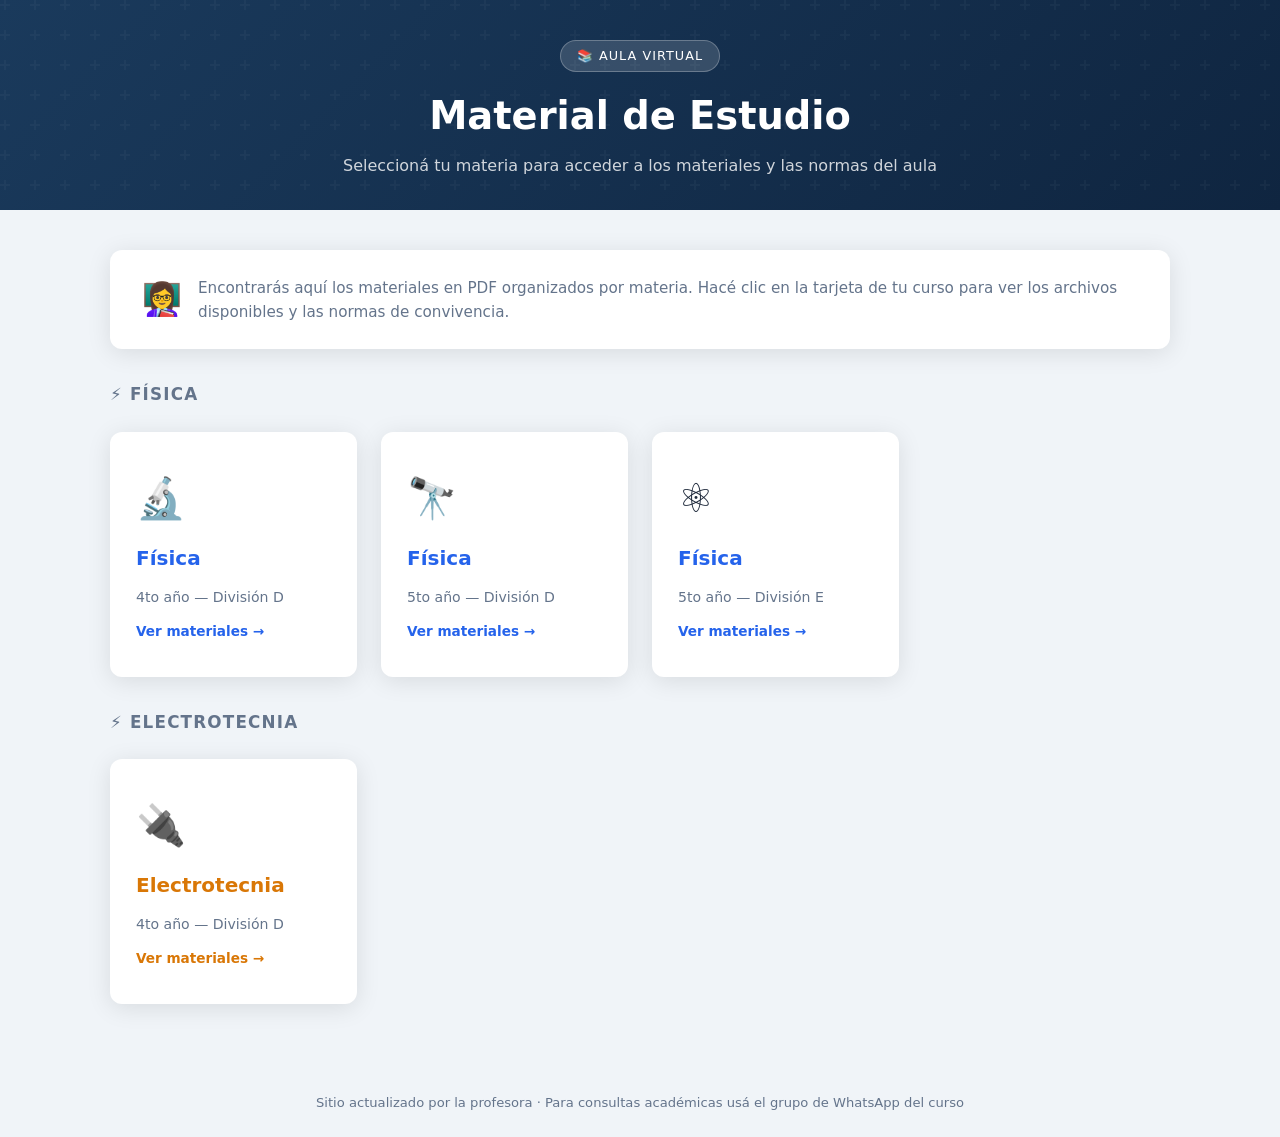
<file: index.html>
<!DOCTYPE html>
<html lang="es">
<head>
  <meta charset="UTF-8" />
  <meta name="viewport" content="width=device-width, initial-scale=1.0" />
  <title>Aula Virtual</title>
  <link rel="stylesheet" href="styles.css" />
  <link rel="icon" href="data:image/svg+xml,<svg xmlns='http://www.w3.org/2000/svg' viewBox='0 0 100 100'><text y='.9em' font-size='90'>📚</text></svg>">

  <style>
    .intro {
      background: var(--blanco);
      border-radius: var(--radio);
      box-shadow: var(--sombra);
      padding: 1.5rem 2rem;
      margin-bottom: 0.5rem;
      display: flex;
      align-items: center;
      gap: 1rem;
    }
    .intro p { color: var(--gris); font-size: 0.95rem; }
    .seccion-titulo {
      font-size: 1.05rem;
      font-weight: 700;
      color: var(--gris);
      text-transform: uppercase;
      letter-spacing: 0.07em;
      margin: 2rem 0 0.75rem;
    }
  </style>
</head>
<body>

  <header>
    <div class="badge">📚 Aula Virtual</div>
    <h1>Material de Estudio</h1>
    <p>Seleccioná tu materia para acceder a los materiales y las normas del aula</p>
  </header>

  <main>
    <div class="intro">
      <span style="font-size:2rem">👩‍🏫</span>
      <p>Encontrarás aquí los materiales en PDF organizados por materia. Hacé clic en la tarjeta de tu curso para ver los archivos disponibles y las normas de convivencia.</p>
    </div>

    <p class="seccion-titulo">⚡ Física</p>
    <div class="grid">

      <a class="card fisica" href="fisica-4to-d/index.html">
        <span class="card-icon">🔬</span>
        <h2>Física</h2>
        <p>4to año — División D</p>
        <span class="flecha">Ver materiales →</span>
      </a>

      <a class="card fisica" href="fisica-5to-d/index.html">
        <span class="card-icon">🔭</span>
        <h2>Física</h2>
        <p>5to año — División D</p>
        <span class="flecha">Ver materiales →</span>
      </a>

      <a class="card fisica" href="fisica-5to-e/index.html">
        <span class="card-icon">⚛️</span>
        <h2>Física</h2>
        <p>5to año — División E</p>
        <span class="flecha">Ver materiales →</span>
      </a>

    </div>

    <p class="seccion-titulo">⚡ Electrotecnia</p>
    <div class="grid">

      <a class="card electro" href="electrotecnia-4to-d/index.html">
        <span class="card-icon">🔌</span>
        <h2>Electrotecnia</h2>
        <p>4to año — División D</p>
        <span class="flecha">Ver materiales →</span>
      </a>

    </div>
  </main>

  <footer>
    <p>Sitio actualizado por la profesora · Para consultas académicas usá el grupo de WhatsApp del curso</p>
  </footer>

</body>
</html>
</file>
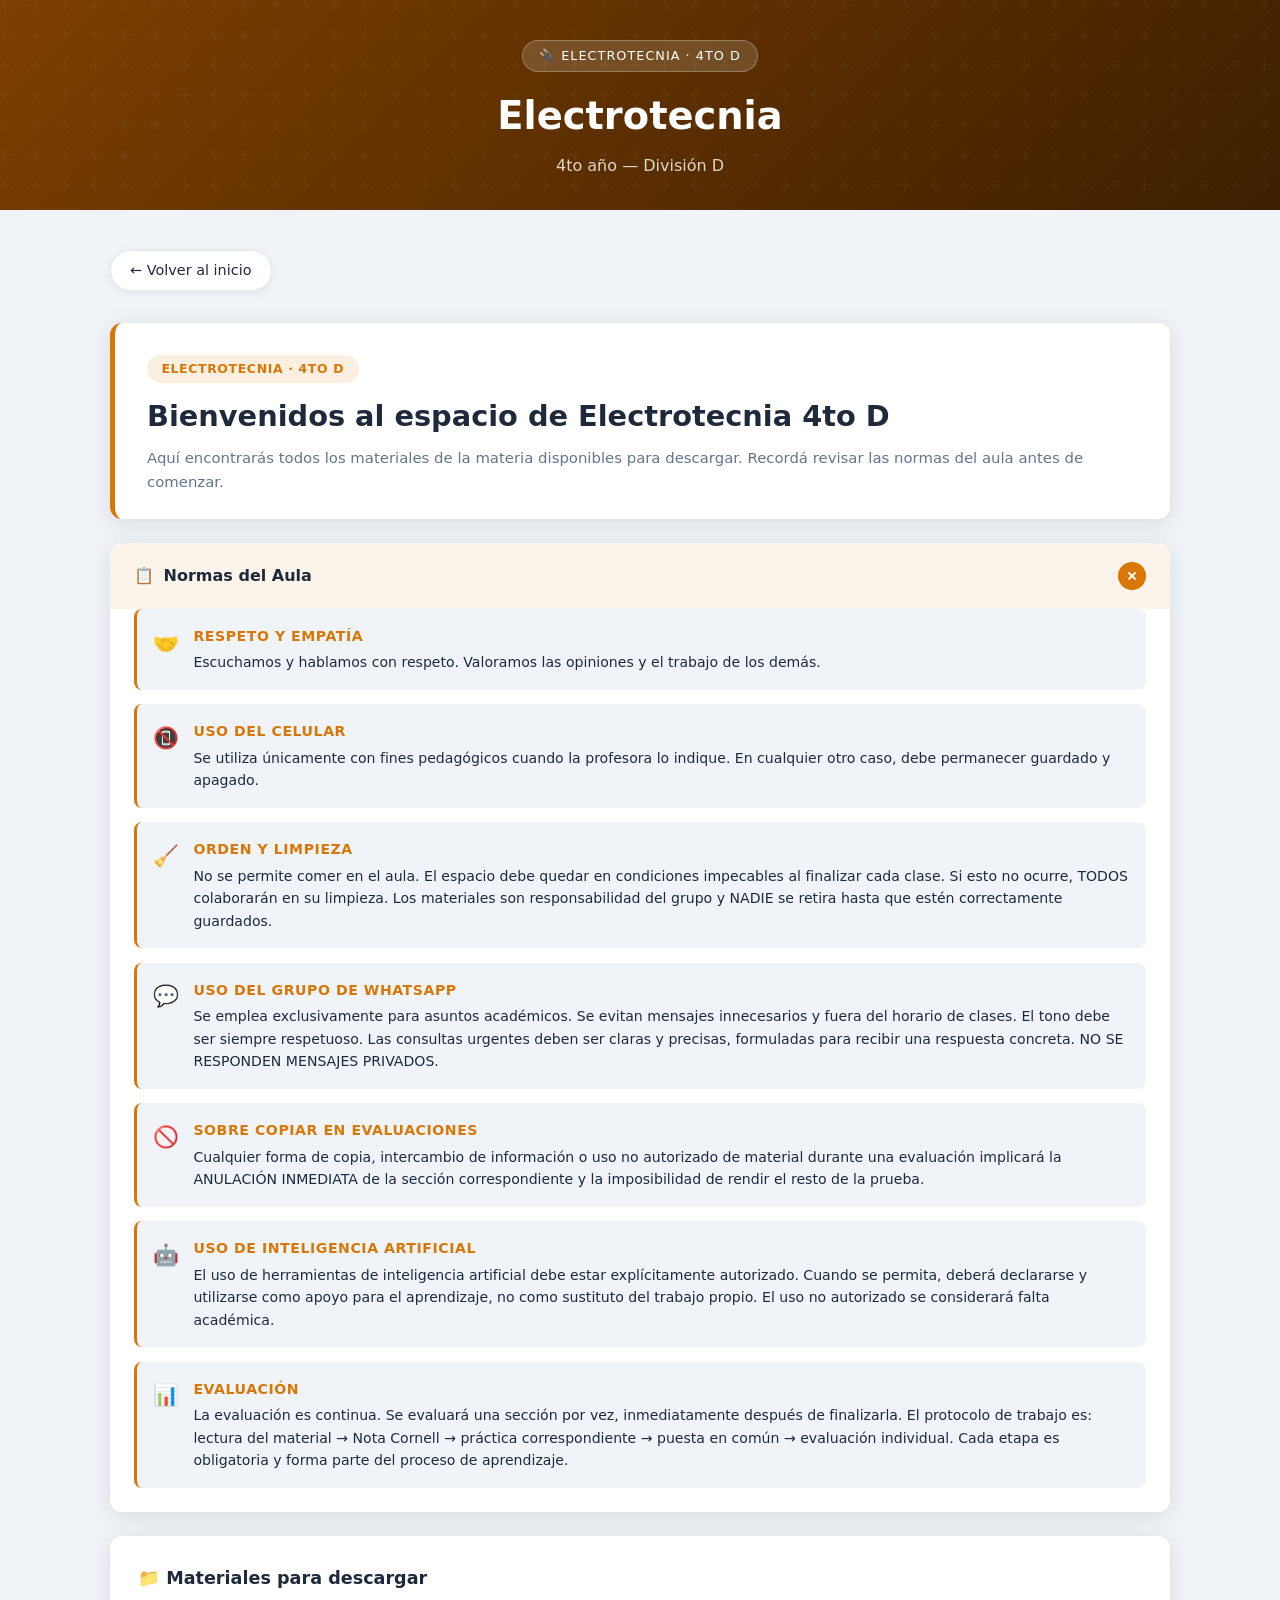
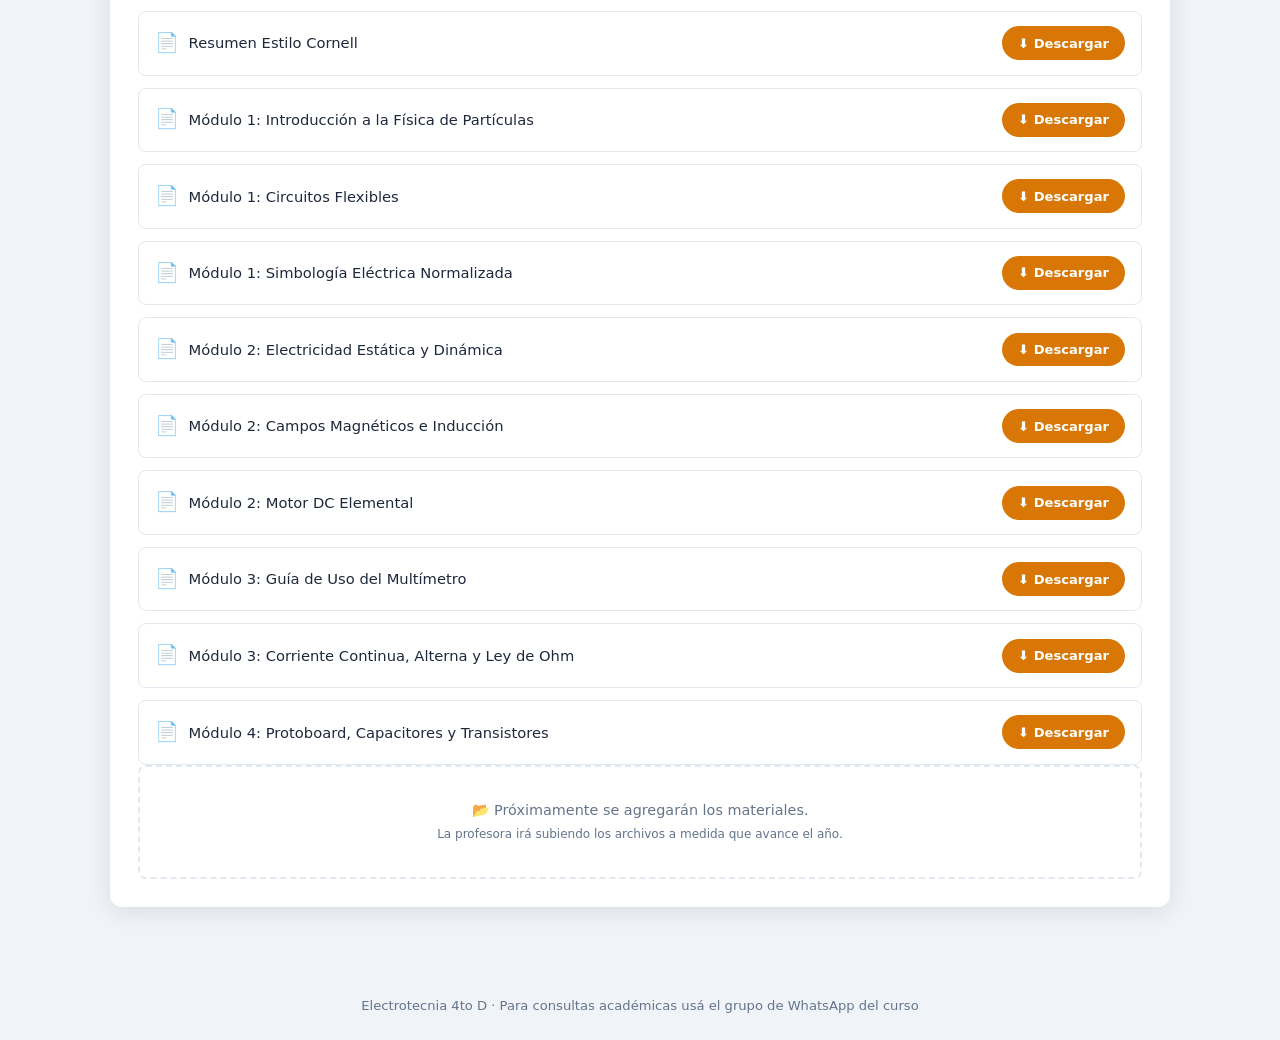
<file: electrotecnia-4to-d/index.html>
<!DOCTYPE html>
<html lang="es">
<head>
  <meta charset="UTF-8" />
  <meta name="viewport" content="width=device-width, initial-scale=1.0" />
  <title>Electrotecnia 4to D — Aula Virtual</title>
  <link rel="stylesheet" href="../styles.css" />
  <link rel="icon" href="data:image/svg+xml,<svg xmlns='http://www.w3.org/2000/svg' viewBox='0 0 100 100'><text y='.9em' font-size='90'>📚</text></svg>">

  <style>
    :root { --color-materia: #d97706; }
  </style>
</head>
<body>

  <header style="background: linear-gradient(135deg, #7c3f00 0%, #3d1f00 100%);">
    <div class="badge">🔌 Electrotecnia · 4to D</div>
    <h1>Electrotecnia</h1>
    <p>4to año — División D</p>
  </header>

  <main>
    <a class="btn-volver" href="../index.html">← Volver al inicio</a>

    <div class="materia-header">
      <span class="chip">Electrotecnia · 4to D</span>
      <h2>Bienvenidos al espacio de Electrotecnia 4to D</h2>
      <p style="color:var(--gris); margin-top:0.5rem; font-size:0.93rem;">
        Aquí encontrarás todos los materiales de la materia disponibles para descargar.
        Recordá revisar las normas del aula antes de comenzar.
      </p>
    </div>

    <details class="normas" open>
      <summary>
        <span style="display:flex;align-items:center;gap:0.6rem;">
          <span>📋</span> Normas del Aula
        </span>
        <span class="toggle">+</span>
      </summary>
      <div class="normas-lista">

        <div class="norma">
          <span class="norma-icon">🤝</span>
          <div class="norma-body">
            <strong>Respeto y empatía</strong>
            <p>Escuchamos y hablamos con respeto. Valoramos las opiniones y el trabajo de los demás.</p>
          </div>
        </div>

        <div class="norma">
          <span class="norma-icon">📵</span>
          <div class="norma-body">
            <strong>Uso del celular</strong>
            <p>Se utiliza únicamente con fines pedagógicos cuando la profesora lo indique. En cualquier otro caso, debe permanecer guardado y apagado.</p>
          </div>
        </div>

        <div class="norma">
          <span class="norma-icon">🧹</span>
          <div class="norma-body">
            <strong>Orden y limpieza</strong>
            <p>No se permite comer en el aula. El espacio debe quedar en condiciones impecables al finalizar cada clase. Si esto no ocurre, TODOS colaborarán en su limpieza. Los materiales son responsabilidad del grupo y NADIE se retira hasta que estén correctamente guardados.</p>
          </div>
        </div>

        <div class="norma">
          <span class="norma-icon">💬</span>
          <div class="norma-body">
            <strong>Uso del grupo de WhatsApp</strong>
            <p>Se emplea exclusivamente para asuntos académicos. Se evitan mensajes innecesarios y fuera del horario de clases. El tono debe ser siempre respetuoso. Las consultas urgentes deben ser claras y precisas, formuladas para recibir una respuesta concreta. NO SE RESPONDEN MENSAJES PRIVADOS.</p>
          </div>
        </div>

        <div class="norma">
          <span class="norma-icon">🚫</span>
          <div class="norma-body">
            <strong>Sobre copiar en evaluaciones</strong>
            <p>Cualquier forma de copia, intercambio de información o uso no autorizado de material durante una evaluación implicará la ANULACIÓN INMEDIATA de la sección correspondiente y la imposibilidad de rendir el resto de la prueba.</p>
          </div>
        </div>

        <div class="norma">
          <span class="norma-icon">🤖</span>
          <div class="norma-body">
            <strong>Uso de inteligencia artificial</strong>
            <p>El uso de herramientas de inteligencia artificial debe estar explícitamente autorizado. Cuando se permita, deberá declararse y utilizarse como apoyo para el aprendizaje, no como sustituto del trabajo propio. El uso no autorizado se considerará falta académica.</p>
          </div>
        </div>

        <div class="norma">
          <span class="norma-icon">📊</span>
          <div class="norma-body">
            <strong>Evaluación</strong>
            <p>La evaluación es continua. Se evaluará una sección por vez, inmediatamente después de finalizarla. El protocolo de trabajo es: lectura del material → Nota Cornell → práctica correspondiente → puesta en común → evaluación individual. Cada etapa es obligatoria y forma parte del proceso de aprendizaje.</p>
          </div>
        </div>

      </div>
    </details>

    <div class="materiales">
      <h3>📁 Materiales para descargar</h3>
      <ul class="archivo-lista">
        <!-- AGREGÁ LOS ARCHIVOS AQUÍ ↓ -->
        <!--
        <li class="archivo-item">
          <span class="archivo-nombre"><span>📄</span> Nombre del archivo</span>
          <a class="btn-dl" href="nombre-del-archivo.pdf" download>⬇ Descargar</a>
        </li>
        -->
        <li class="archivo-item">
          <span class="archivo-nombre"><span>📄</span> Resumen Estilo Cornell</span>
          <a class="btn-dl" href="CornellNote.pdf" download>⬇ Descargar</a>
        </li>
        <li class="archivo-item">
  <span class="archivo-nombre"><span>📄</span> Módulo 1: Introducción a la Física de Partículas</span>
  <a class="btn-dl" href="Intro_Particulas_Sec_Didactica.pdf" download>⬇ Descargar</a>
</li>
<li class="archivo-item">
  <span class="archivo-nombre"><span>📄</span> Módulo 1: Circuitos Flexibles</span>
  <a class="btn-dl" href="CircuitosFlexibles.pdf" download>⬇ Descargar</a>
</li>
<li class="archivo-item">
  <span class="archivo-nombre"><span>📄</span> Módulo 1: Simbología Eléctrica Normalizada</span>
  <a class="btn-dl" href="Simbologia.pdf" download>⬇ Descargar</a>
</li>
<li class="archivo-item">
  <span class="archivo-nombre"><span>📄</span> Módulo 2: Electricidad Estática y Dinámica</span>
  <a class="btn-dl" href="Estatica_Dinamica.pdf" download>⬇ Descargar</a>
</li>
<li class="archivo-item">
  <span class="archivo-nombre"><span>📄</span> Módulo 2: Campos Magnéticos e Inducción</span>
  <a class="btn-dl" href="Campos_Induccion.pdf" download>⬇ Descargar</a>
</li>
<li class="archivo-item">
  <span class="archivo-nombre"><span>📄</span> Módulo 2: Motor DC Elemental</span>
  <a class="btn-dl" href="Motor.pdf" download>⬇ Descargar</a>
</li>
<li class="archivo-item">
  <span class="archivo-nombre"><span>📄</span> Módulo 3: Guía de Uso del Multímetro</span>
  <a class="btn-dl" href="Multimetro.pdf" download>⬇ Descargar</a>
</li>
<li class="archivo-item">
  <span class="archivo-nombre"><span>📄</span> Módulo 3: Corriente Continua, Alterna y Ley de Ohm</span>
  <a class="btn-dl" href="AC_DC_OHM.pdf" download>⬇ Descargar</a>
</li>
<li class="archivo-item">
  <span class="archivo-nombre"><span>📄</span> Módulo 4: Protoboard, Capacitores y Transistores</span>
  <a class="btn-dl" href="Electronica_procesos.pdf" download>⬇ Descargar</a>
</li>
      </ul>
      <div class="placeholder-msg">
        📂 Próximamente se agregarán los materiales.<br>
        <small>La profesora irá subiendo los archivos a medida que avance el año.</small>
      </div>
    </div>
  </main>

  <footer>
    <p>Electrotecnia 4to D · Para consultas académicas usá el grupo de WhatsApp del curso</p>
  </footer>

</body>
</html>
</file>
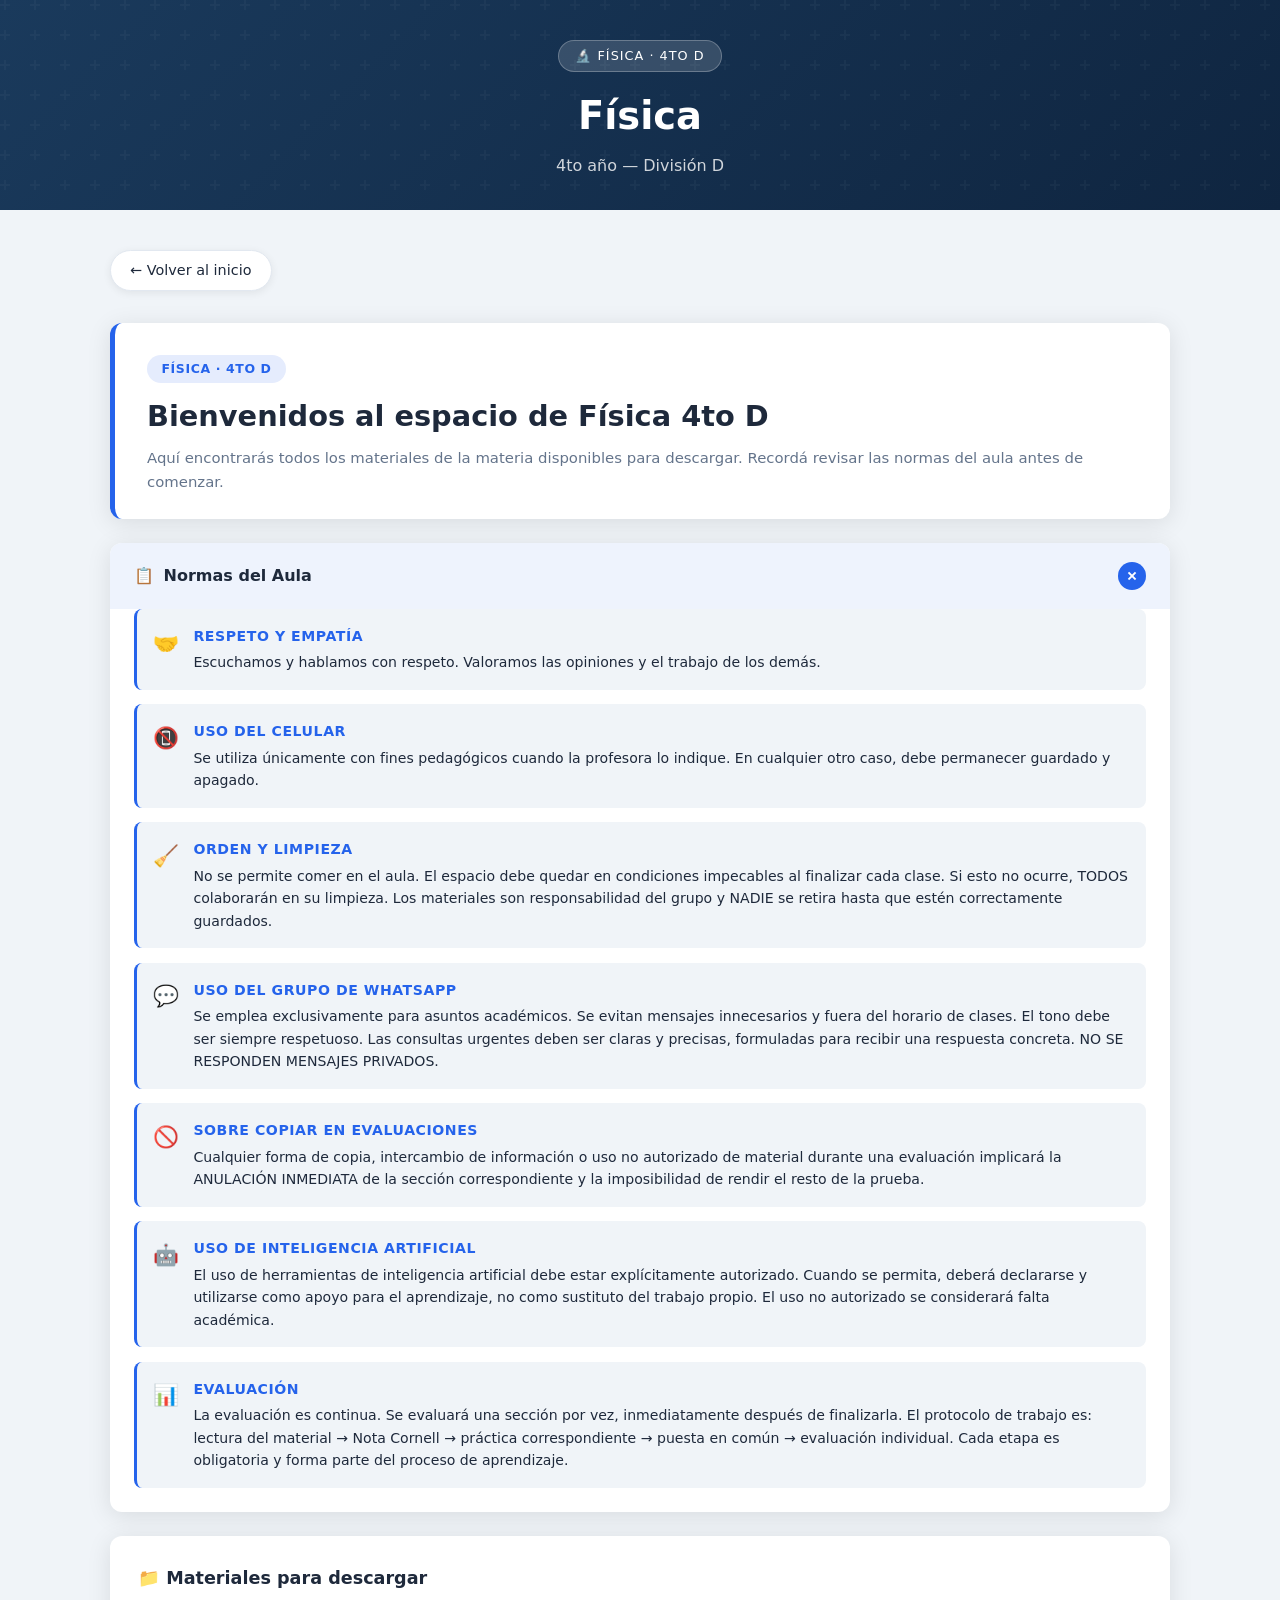
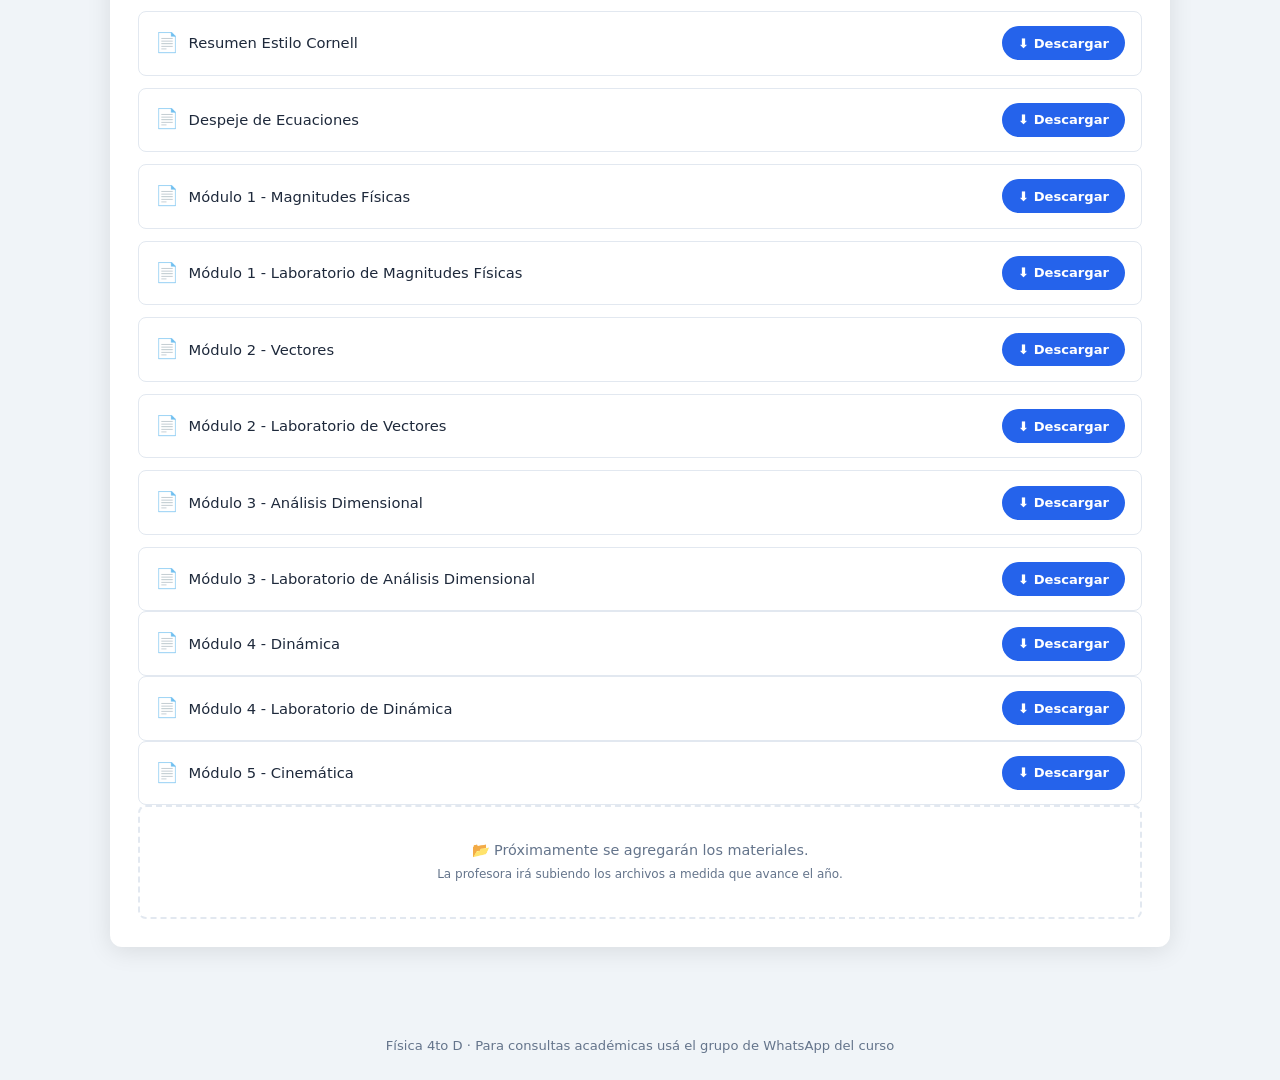
<file: fisica-4to-d/index.html>
<!DOCTYPE html>
<html lang="es">
<head>
  <meta charset="UTF-8" />
  <meta name="viewport" content="width=device-width, initial-scale=1.0" />
  <title>Física 4to D — Aula Virtual</title>
  <link rel="stylesheet" href="../styles.css" />
  <link rel="icon" href="data:image/svg+xml,<svg xmlns='http://www.w3.org/2000/svg' viewBox='0 0 100 100'><text y='.9em' font-size='90'>📚</text></svg>">

  <style>
    :root { --color-materia: #2563eb; }
  </style>
</head>
<body>

  <header>
    <div class="badge">🔬 Física · 4to D</div>
    <h1>Física</h1>
    <p>4to año — División D</p>
  </header>

  <main>
    <a class="btn-volver" href="../index.html">← Volver al inicio</a>

    <!-- Encabezado de materia -->
    <div class="materia-header">
      <span class="chip">Física · 4to D</span>
      <h2>Bienvenidos al espacio de Física 4to D</h2>
      <p style="color:var(--gris); margin-top:0.5rem; font-size:0.93rem;">
        Aquí encontrarás todos los materiales de la materia disponibles para descargar.
        Recordá revisar las normas del aula antes de comenzar.
      </p>
    </div>

    <!-- Normas del aula -->
    <details class="normas" open>
      <summary>
        <span style="display:flex;align-items:center;gap:0.6rem;">
          <span>📋</span> Normas del Aula
        </span>
        <span class="toggle">+</span>
      </summary>
      <div class="normas-lista">

        <div class="norma">
          <span class="norma-icon">🤝</span>
          <div class="norma-body">
            <strong>Respeto y empatía</strong>
            <p>Escuchamos y hablamos con respeto. Valoramos las opiniones y el trabajo de los demás.</p>
          </div>
        </div>

        <div class="norma">
          <span class="norma-icon">📵</span>
          <div class="norma-body">
            <strong>Uso del celular</strong>
            <p>Se utiliza únicamente con fines pedagógicos cuando la profesora lo indique. En cualquier otro caso, debe permanecer guardado y apagado.</p>
          </div>
        </div>

        <div class="norma">
          <span class="norma-icon">🧹</span>
          <div class="norma-body">
            <strong>Orden y limpieza</strong>
            <p>No se permite comer en el aula. El espacio debe quedar en condiciones impecables al finalizar cada clase. Si esto no ocurre, TODOS colaborarán en su limpieza. Los materiales son responsabilidad del grupo y NADIE se retira hasta que estén correctamente guardados.</p>
          </div>
        </div>

        <div class="norma">
          <span class="norma-icon">💬</span>
          <div class="norma-body">
            <strong>Uso del grupo de WhatsApp</strong>
            <p>Se emplea exclusivamente para asuntos académicos. Se evitan mensajes innecesarios y fuera del horario de clases. El tono debe ser siempre respetuoso. Las consultas urgentes deben ser claras y precisas, formuladas para recibir una respuesta concreta. NO SE RESPONDEN MENSAJES PRIVADOS.</p>
          </div>
        </div>

        <div class="norma">
          <span class="norma-icon">🚫</span>
          <div class="norma-body">
            <strong>Sobre copiar en evaluaciones</strong>
            <p>Cualquier forma de copia, intercambio de información o uso no autorizado de material durante una evaluación implicará la ANULACIÓN INMEDIATA de la sección correspondiente y la imposibilidad de rendir el resto de la prueba.</p>
          </div>
        </div>

        <div class="norma">
          <span class="norma-icon">🤖</span>
          <div class="norma-body">
            <strong>Uso de inteligencia artificial</strong>
            <p>El uso de herramientas de inteligencia artificial debe estar explícitamente autorizado. Cuando se permita, deberá declararse y utilizarse como apoyo para el aprendizaje, no como sustituto del trabajo propio. El uso no autorizado se considerará falta académica.</p>
          </div>
        </div>

        <div class="norma">
          <span class="norma-icon">📊</span>
          <div class="norma-body">
            <strong>Evaluación</strong>
            <p>La evaluación es continua. Se evaluará una sección por vez, inmediatamente después de finalizarla. El protocolo de trabajo es: lectura del material → Nota Cornell → práctica correspondiente → puesta en común → evaluación individual. Cada etapa es obligatoria y forma parte del proceso de aprendizaje.</p>
          </div>
        </div>

      </div>
    </details>

    <!-- Materiales -->
    <div class="materiales">
      <h3>📁 Materiales para descargar</h3>

      <!--
        ════════════════════════════════════════════════════════════
        INSTRUCCIONES PARA AGREGAR ARCHIVOS:
        Copiá el bloque <li> de ejemplo y reemplazá:
          - "Nombre del archivo.pdf"  → el nombre que quieras mostrar
          - "nombre-del-archivo.pdf" → el nombre EXACTO del archivo subido a esta carpeta

        Ejemplo:
        <li class="archivo-item">
          <span class="archivo-nombre"><span>📄</span> Unidad 1 — Cinemática</span>
          <a class="btn-dl" href="unidad-1-cinematica.pdf" download>⬇ Descargar</a>
        </li>
        ════════════════════════════════════════════════════════════
      -->

      <ul class="archivo-lista">
        <!-- AGREGÁ LOS ARCHIVOS AQUÍ ↓ -->

        <!-- Ejemplo (descomentá y personalizá):
        <li class="archivo-item">
          <span class="archivo-nombre"><span>📄</span> Unidad 1 — Cinemática</span>
          <a class="btn-dl" href="unidad-1-cinematica.pdf" download>⬇ Descargar</a>
        </li>
        -->
        <li class="archivo-item">
          <span class="archivo-nombre"><span>📄</span> Resumen Estilo Cornell</span>
          <a class="btn-dl" href="CornellNote.pdf" download>⬇ Descargar</a>
        </li>
        <li class="archivo-item">
          <span class="archivo-nombre"><span>📄</span> Despeje de Ecuaciones</span>
          <a class="btn-dl" href="Guia_de_Despeje_de_Ecuaciones.pdf" download>⬇ Descargar</a>
        </li>
        <li class="archivo-item">
          <span class="archivo-nombre"><span>📄</span> Módulo 1 - Magnitudes Físicas</span>
          <a class="btn-dl" href="Magnitudes_Fisicas.pdf" download>⬇ Descargar</a>
        </li>
        <li class="archivo-item">
          <span class="archivo-nombre"><span>📄</span> Módulo 1 - Laboratorio de Magnitudes Físicas</span>
          <a class="btn-dl" href="Lab_Magnitudes_Fisicas_4D.pdf" download>⬇ Descargar</a>
        </li>
        <li class="archivo-item">
          <span class="archivo-nombre"><span>📄</span> Módulo 2 - Vectores</span>
          <a class="btn-dl" href="Vectores_Sec_Didactica.pdf" download>⬇ Descargar</a>
        </li>
        <li class="archivo-item">
          <span class="archivo-nombre"><span>📄</span> Módulo 2 - Laboratorio de Vectores</span>
          <a class="btn-dl" href="Vectores_Laboratorio_4D.pdf" download>⬇ Descargar</a>
        </li>
         <li class="archivo-item">
          <span class="archivo-nombre"><span>📄</span> Módulo 3 - Análisis Dimensional</span>
          <a class="btn-dl" href="AnalisisDim_Sec_Didactica.pdf" download>⬇ Descargar</a>
        </li>
        <li class="archivo-item">
          <span class="archivo-nombre"><span>📄</span> Módulo 3 - Laboratorio de Análisis Dimensional</span>
          <a class="btn-dl" href="AnalisisDim_Laboratorio.pdf" download>⬇ Descargar</a>
        </li>
      </ul>
      <li class="archivo-item">
          <span class="archivo-nombre"><span>📄</span> Módulo 4 - Dinámica</span>
          <a class="btn-dl" href="Dinamica_Sec_Didactica.pdf" download>⬇ Descargar</a>
        </li>
        <li class="archivo-item">
          <span class="archivo-nombre"><span>📄</span> Módulo 4 - Laboratorio de Dinámica</span>
          <a class="btn-dl" href="Dinamica_Laboratorio.pdf" download>⬇ Descargar</a>
        </li>
      <li class="archivo-item">
          <span class="archivo-nombre"><span>📄</span> Módulo 5 - Cinemática </span>
          <a class="btn-dl" href="Cinematica_sec_didactica.pdf" download>⬇ Descargar</a>
        </li>
      </ul>


      <div class="placeholder-msg">
        📂 Próximamente se agregarán los materiales.<br>
        <small>La profesora irá subiendo los archivos a medida que avance el año.</small>
      </div>

    </div>
  </main>

  <footer>
    <p>Física 4to D · Para consultas académicas usá el grupo de WhatsApp del curso</p>
  </footer>

</body>
</html>
</file>
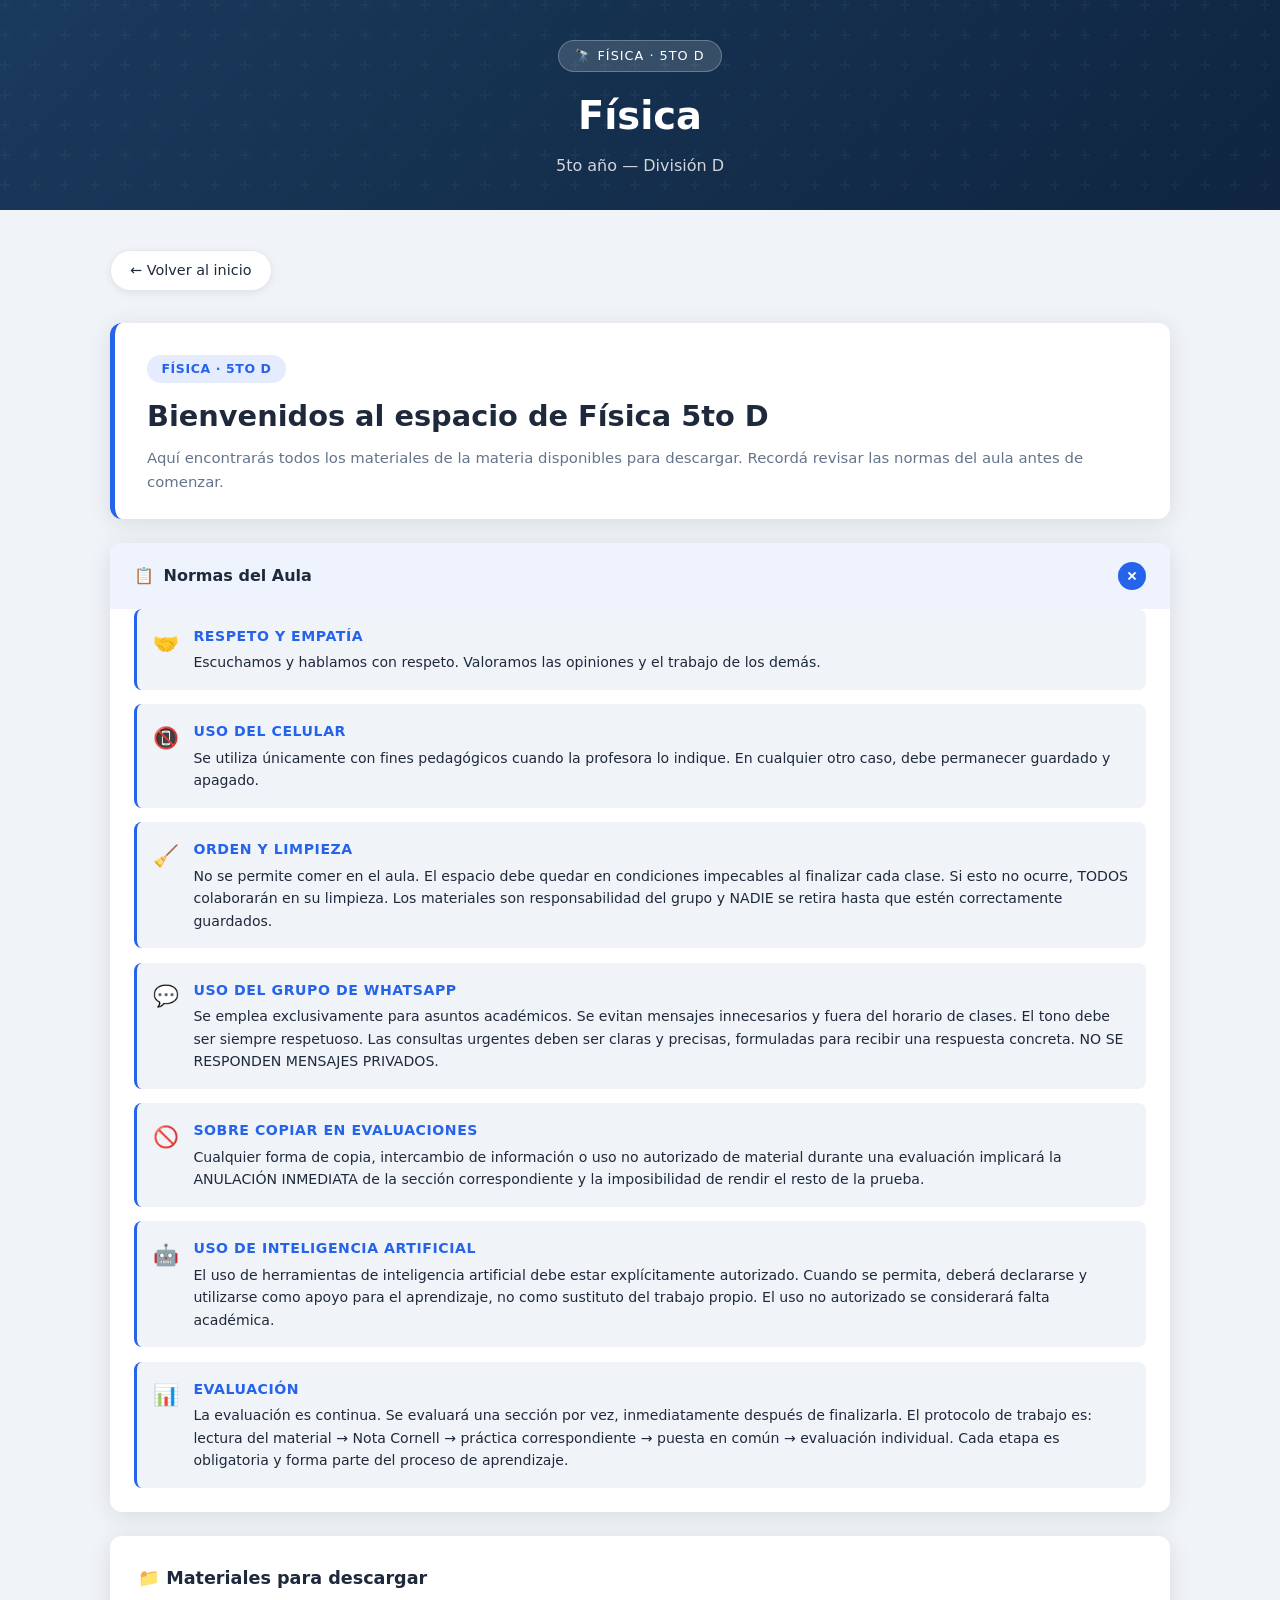
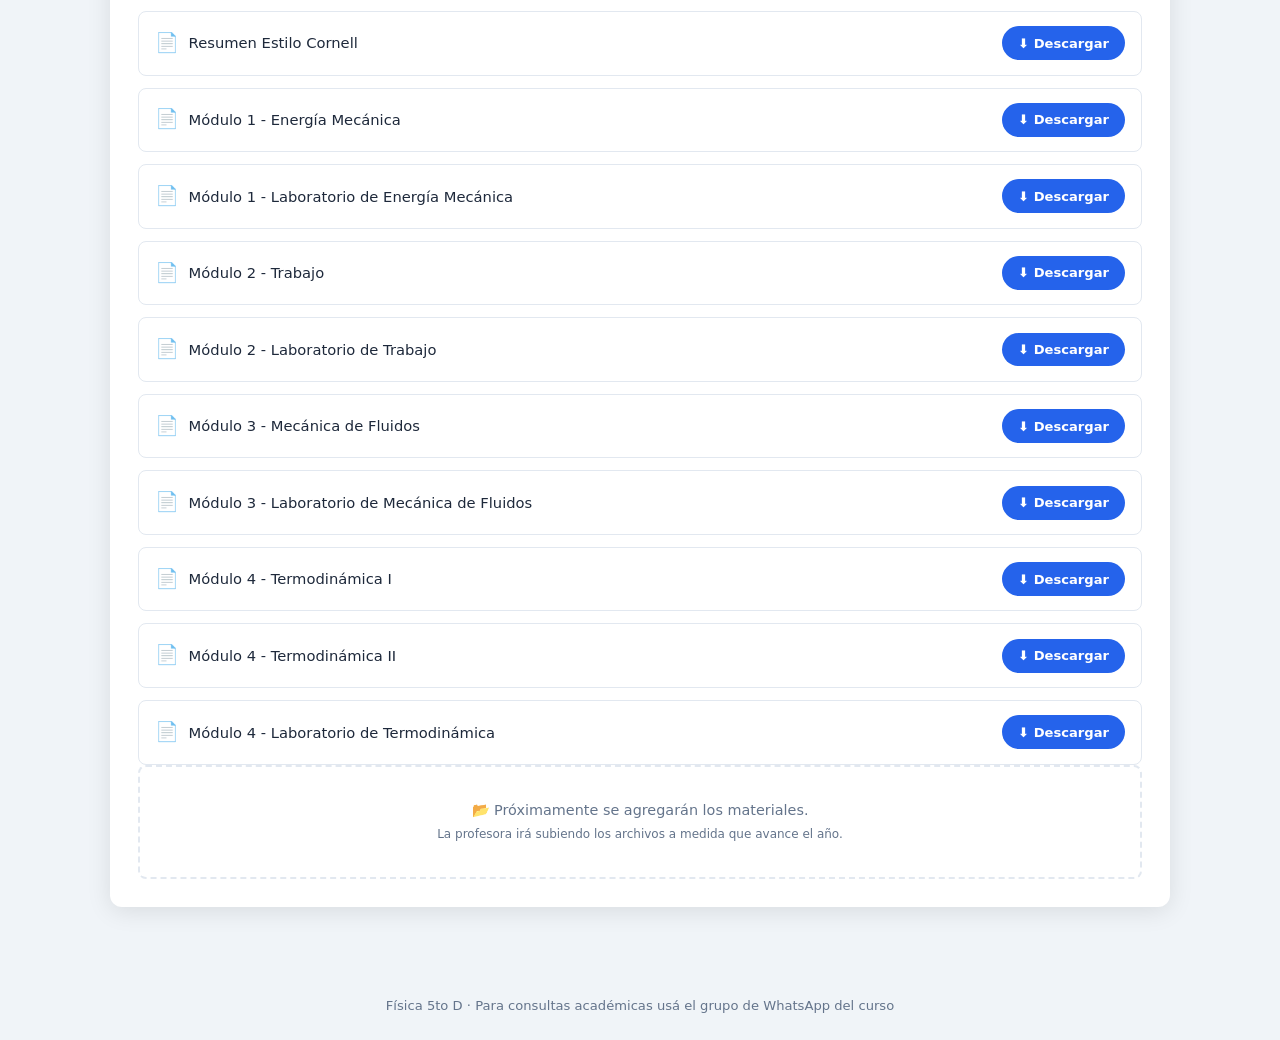
<file: fisica-5to-d/index.html>
<!DOCTYPE html>
<html lang="es">
<head>
  <meta charset="UTF-8" />
  <meta name="viewport" content="width=device-width, initial-scale=1.0" />
  <title>Física 5to D — Aula Virtual</title>
  <link rel="stylesheet" href="../styles.css" />
  <link rel="icon" href="data:image/svg+xml,<svg xmlns='http://www.w3.org/2000/svg' viewBox='0 0 100 100'><text y='.9em' font-size='90'>📚</text></svg>">

  <style>
    :root { --color-materia: #2563eb; }
  </style>
</head>
<body>

  <header>
    <div class="badge">🔭 Física · 5to D</div>
    <h1>Física</h1>
    <p>5to año — División D</p>
  </header>

  <main>
    <a class="btn-volver" href="../index.html">← Volver al inicio</a>

    <div class="materia-header">
      <span class="chip">Física · 5to D</span>
      <h2>Bienvenidos al espacio de Física 5to D</h2>
      <p style="color:var(--gris); margin-top:0.5rem; font-size:0.93rem;">
        Aquí encontrarás todos los materiales de la materia disponibles para descargar.
        Recordá revisar las normas del aula antes de comenzar.
      </p>
    </div>

    <details class="normas" open>
      <summary>
        <span style="display:flex;align-items:center;gap:0.6rem;">
          <span>📋</span> Normas del Aula
        </span>
        <span class="toggle">+</span>
      </summary>
      <div class="normas-lista">

        <div class="norma">
          <span class="norma-icon">🤝</span>
          <div class="norma-body">
            <strong>Respeto y empatía</strong>
            <p>Escuchamos y hablamos con respeto. Valoramos las opiniones y el trabajo de los demás.</p>
          </div>
        </div>

        <div class="norma">
          <span class="norma-icon">📵</span>
          <div class="norma-body">
            <strong>Uso del celular</strong>
            <p>Se utiliza únicamente con fines pedagógicos cuando la profesora lo indique. En cualquier otro caso, debe permanecer guardado y apagado.</p>
          </div>
        </div>

        <div class="norma">
          <span class="norma-icon">🧹</span>
          <div class="norma-body">
            <strong>Orden y limpieza</strong>
            <p>No se permite comer en el aula. El espacio debe quedar en condiciones impecables al finalizar cada clase. Si esto no ocurre, TODOS colaborarán en su limpieza. Los materiales son responsabilidad del grupo y NADIE se retira hasta que estén correctamente guardados.</p>
          </div>
        </div>

        <div class="norma">
          <span class="norma-icon">💬</span>
          <div class="norma-body">
            <strong>Uso del grupo de WhatsApp</strong>
            <p>Se emplea exclusivamente para asuntos académicos. Se evitan mensajes innecesarios y fuera del horario de clases. El tono debe ser siempre respetuoso. Las consultas urgentes deben ser claras y precisas, formuladas para recibir una respuesta concreta. NO SE RESPONDEN MENSAJES PRIVADOS.</p>
          </div>
        </div>

        <div class="norma">
          <span class="norma-icon">🚫</span>
          <div class="norma-body">
            <strong>Sobre copiar en evaluaciones</strong>
            <p>Cualquier forma de copia, intercambio de información o uso no autorizado de material durante una evaluación implicará la ANULACIÓN INMEDIATA de la sección correspondiente y la imposibilidad de rendir el resto de la prueba.</p>
          </div>
        </div>

        <div class="norma">
          <span class="norma-icon">🤖</span>
          <div class="norma-body">
            <strong>Uso de inteligencia artificial</strong>
            <p>El uso de herramientas de inteligencia artificial debe estar explícitamente autorizado. Cuando se permita, deberá declararse y utilizarse como apoyo para el aprendizaje, no como sustituto del trabajo propio. El uso no autorizado se considerará falta académica.</p>
          </div>
        </div>

        <div class="norma">
          <span class="norma-icon">📊</span>
          <div class="norma-body">
            <strong>Evaluación</strong>
            <p>La evaluación es continua. Se evaluará una sección por vez, inmediatamente después de finalizarla. El protocolo de trabajo es: lectura del material → Nota Cornell → práctica correspondiente → puesta en común → evaluación individual. Cada etapa es obligatoria y forma parte del proceso de aprendizaje.</p>
          </div>
        </div>

      </div>
    </details>

    <div class="materiales">
      <h3>📁 Materiales para descargar</h3>
      <ul class="archivo-lista">
        <!-- AGREGÁ LOS ARCHIVOS AQUÍ ↓ -->
        <!--
        <li class="archivo-item">
          <span class="archivo-nombre"><span>📄</span> Nombre del archivo</span>
          <a class="btn-dl" href="nombre-del-archivo.pdf" download>⬇ Descargar</a>
        </li>
        -->
        <li class="archivo-item">
          <span class="archivo-nombre"><span>📄</span> Resumen Estilo Cornell </span>
          <a class="btn-dl" href="NotaCornell.pdf" download>⬇ Descargar</a>
        </li>
        <li class="archivo-item">
          <span class="archivo-nombre"><span>📄</span> Módulo 1 - Energía Mecánica</span>
          <a class="btn-dl" href="Energia_Sec_Didactica.pdf" download>⬇ Descargar</a>
        </li>
        <li class="archivo-item">
          <span class="archivo-nombre"><span>📄</span> Módulo 1 - Laboratorio de Energía Mecánica</span>
          <a class="btn-dl" href="Energia_Laboratorio.pdf" download>⬇ Descargar</a>
        </li>
        <li class="archivo-item">
          <span class="archivo-nombre"><span>📄</span> Módulo 2 - Trabajo</span>
          <a class="btn-dl" href="Trabajo_Sec_Didactica.pdf" download>⬇ Descargar</a>
        </li>
        <li class="archivo-item">
          <span class="archivo-nombre"><span>📄</span> Módulo 2 - Laboratorio de Trabajo</span>
          <a class="btn-dl" href="Trabajo_Laboratorio_5D.pdf" download>⬇ Descargar</a>
        </li>
        <li class="archivo-item">
          <span class="archivo-nombre"><span>📄</span> Módulo 3 - Mecánica de Fluidos</span>
          <a class="btn-dl" href="MecanicaFluidos_Sec_Didactica.pdf" download>⬇ Descargar</a>
        </li>
        <li class="archivo-item">
          <span class="archivo-nombre"><span>📄</span> Módulo 3 - Laboratorio de Mecánica de Fluidos</span>
          <a class="btn-dl" href="MecanicaFluidos_Laboratorio.pdf" download>⬇ Descargar</a>
        </li>
        <li class="archivo-item">
          <span class="archivo-nombre"><span>📄</span> Módulo 4 - Termodinámica I</span>
          <a class="btn-dl" href="Termodinamica_I_Sec_Didactica.pdf" download>⬇ Descargar</a>
        </li>
        <li class="archivo-item">
          <span class="archivo-nombre"><span>📄</span> Módulo 4 - Termodinámica II</span>
          <a class="btn-dl" href="Termodinamica_II_Sec_Didactica.pdf" download>⬇ Descargar</a>
        </li>
        <li class="archivo-item">
          <span class="archivo-nombre"><span>📄</span> Módulo 4 - Laboratorio de Termodinámica</span>
          <a class="btn-dl" href="MecanicaFluidos_Laboratorio.pdf" download>⬇ Descargar</a>
        </li>
      </ul>
      <div class="placeholder-msg">
        📂 Próximamente se agregarán los materiales.<br>
        <small>La profesora irá subiendo los archivos a medida que avance el año.</small>
      </div>
    </div>
  </main>

  <footer>
    <p>Física 5to D · Para consultas académicas usá el grupo de WhatsApp del curso</p>
  </footer>

</body>
</html>
</file>
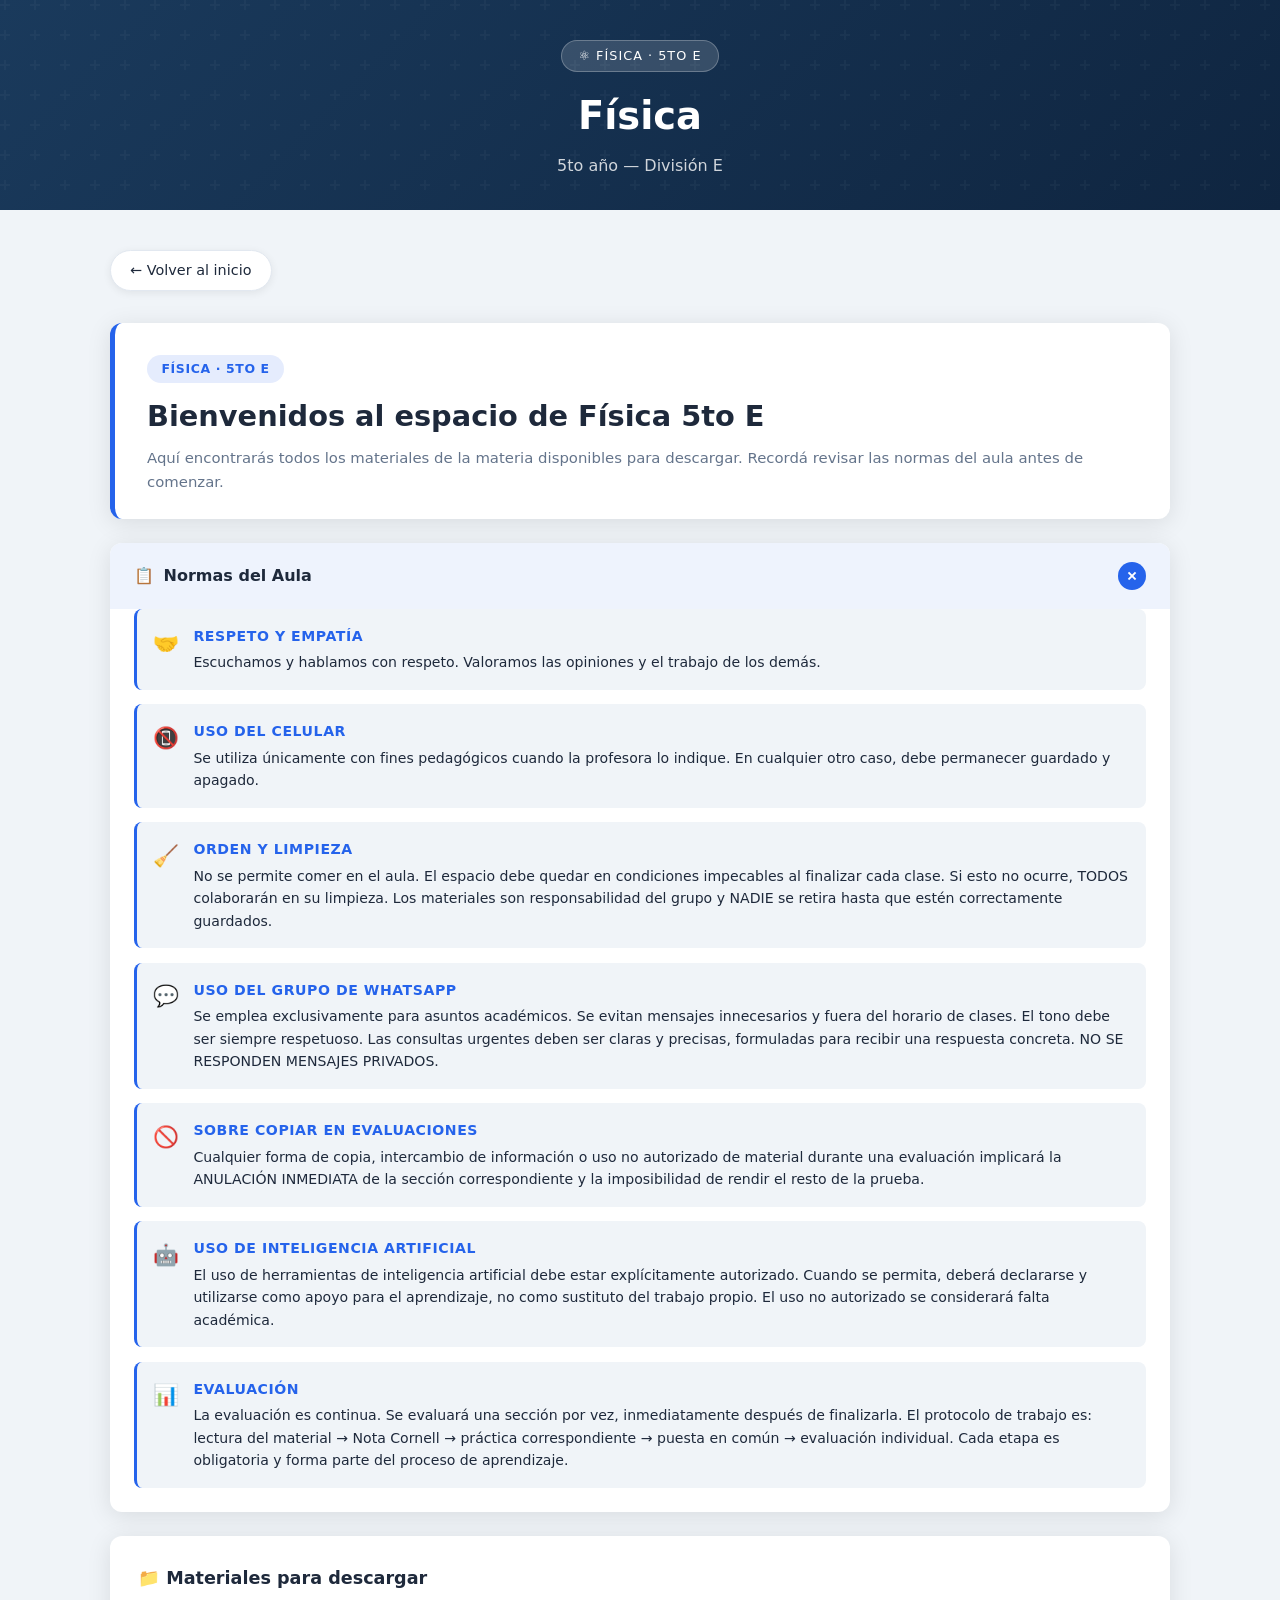
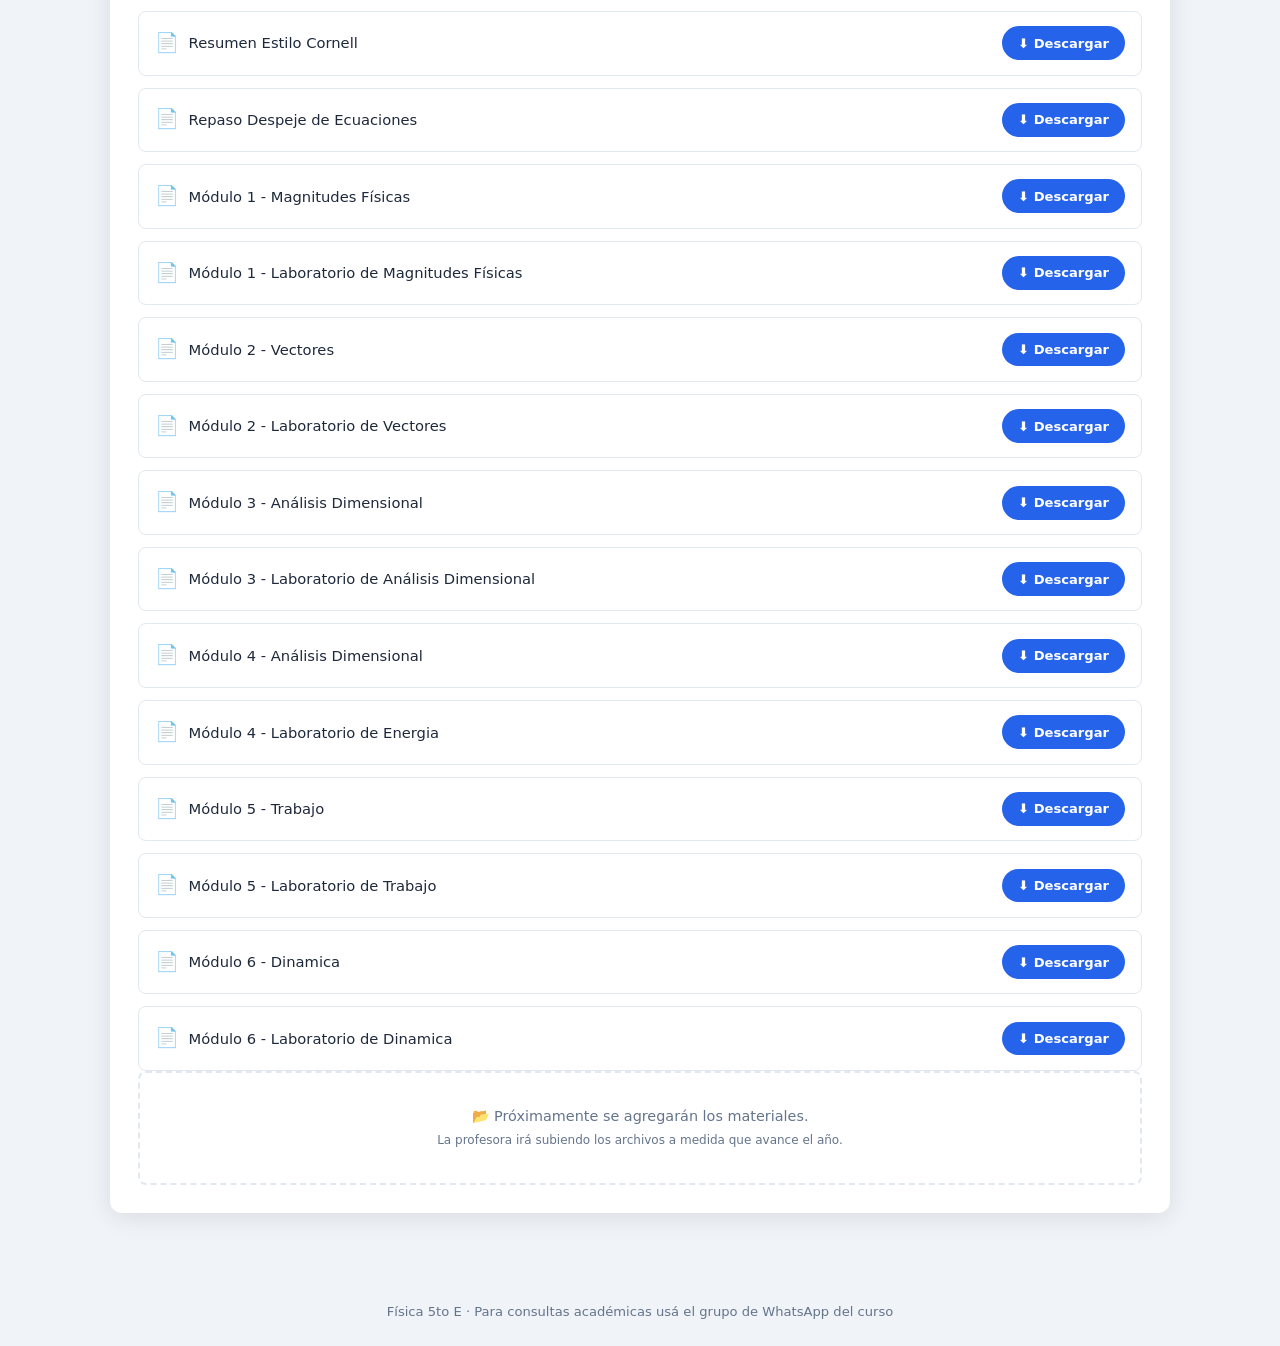
<file: fisica-5to-e/index.html>
<!DOCTYPE html>
<html lang="es">
<head>
  <meta charset="UTF-8" />
  <meta name="viewport" content="width=device-width, initial-scale=1.0" />
  <title>Física 5to E — Aula Virtual</title>
  <link rel="stylesheet" href="../styles.css" />
  <link rel="icon" href="data:image/svg+xml,<svg xmlns='http://www.w3.org/2000/svg' viewBox='0 0 100 100'><text y='.9em' font-size='90'>📚</text></svg>">

  <style>
    :root { --color-materia: #2563eb; }
  </style>
</head>
<body>

  <header>
    <div class="badge">⚛️ Física · 5to E</div>
    <h1>Física</h1>
    <p>5to año — División E</p>
  </header>

  <main>
    <a class="btn-volver" href="../index.html">← Volver al inicio</a>

    <div class="materia-header">
      <span class="chip">Física · 5to E</span>
      <h2>Bienvenidos al espacio de Física 5to E</h2>
      <p style="color:var(--gris); margin-top:0.5rem; font-size:0.93rem;">
        Aquí encontrarás todos los materiales de la materia disponibles para descargar.
        Recordá revisar las normas del aula antes de comenzar.
      </p>
    </div>

    <details class="normas" open>
      <summary>
        <span style="display:flex;align-items:center;gap:0.6rem;">
          <span>📋</span> Normas del Aula
        </span>
        <span class="toggle">+</span>
      </summary>
      <div class="normas-lista">

        <div class="norma">
          <span class="norma-icon">🤝</span>
          <div class="norma-body">
            <strong>Respeto y empatía</strong>
            <p>Escuchamos y hablamos con respeto. Valoramos las opiniones y el trabajo de los demás.</p>
          </div>
        </div>

        <div class="norma">
          <span class="norma-icon">📵</span>
          <div class="norma-body">
            <strong>Uso del celular</strong>
            <p>Se utiliza únicamente con fines pedagógicos cuando la profesora lo indique. En cualquier otro caso, debe permanecer guardado y apagado.</p>
          </div>
        </div>

        <div class="norma">
          <span class="norma-icon">🧹</span>
          <div class="norma-body">
            <strong>Orden y limpieza</strong>
            <p>No se permite comer en el aula. El espacio debe quedar en condiciones impecables al finalizar cada clase. Si esto no ocurre, TODOS colaborarán en su limpieza. Los materiales son responsabilidad del grupo y NADIE se retira hasta que estén correctamente guardados.</p>
          </div>
        </div>

        <div class="norma">
          <span class="norma-icon">💬</span>
          <div class="norma-body">
            <strong>Uso del grupo de WhatsApp</strong>
            <p>Se emplea exclusivamente para asuntos académicos. Se evitan mensajes innecesarios y fuera del horario de clases. El tono debe ser siempre respetuoso. Las consultas urgentes deben ser claras y precisas, formuladas para recibir una respuesta concreta. NO SE RESPONDEN MENSAJES PRIVADOS.</p>
          </div>
        </div>

        <div class="norma">
          <span class="norma-icon">🚫</span>
          <div class="norma-body">
            <strong>Sobre copiar en evaluaciones</strong>
            <p>Cualquier forma de copia, intercambio de información o uso no autorizado de material durante una evaluación implicará la ANULACIÓN INMEDIATA de la sección correspondiente y la imposibilidad de rendir el resto de la prueba.</p>
          </div>
        </div>

        <div class="norma">
          <span class="norma-icon">🤖</span>
          <div class="norma-body">
            <strong>Uso de inteligencia artificial</strong>
            <p>El uso de herramientas de inteligencia artificial debe estar explícitamente autorizado. Cuando se permita, deberá declararse y utilizarse como apoyo para el aprendizaje, no como sustituto del trabajo propio. El uso no autorizado se considerará falta académica.</p>
          </div>
        </div>

        <div class="norma">
          <span class="norma-icon">📊</span>
          <div class="norma-body">
            <strong>Evaluación</strong>
            <p>La evaluación es continua. Se evaluará una sección por vez, inmediatamente después de finalizarla. El protocolo de trabajo es: lectura del material → Nota Cornell → práctica correspondiente → puesta en común → evaluación individual. Cada etapa es obligatoria y forma parte del proceso de aprendizaje.</p>
          </div>
        </div>

      </div>
    </details>

    <div class="materiales">
      <h3>📁 Materiales para descargar</h3>
      <ul class="archivo-lista">
        <!-- AGREGÁ LOS ARCHIVOS AQUÍ ↓ -->
        <!--
        <li class="archivo-item">
          <span class="archivo-nombre"><span>📄</span> Nombre del archivo</span>
          <a class="btn-dl" href="nombre-del-archivo.pdf" download>⬇ Descargar</a>
        </li>
        -->
        <li class="archivo-item">
          <span class="archivo-nombre"><span>📄</span> Resumen Estilo Cornell</span>
          <a class="btn-dl" href="CornellNote.pdf" download>⬇ Descargar</a>
        </li>
        <li class="archivo-item">
          <span class="archivo-nombre"><span>📄</span> Repaso Despeje de Ecuaciones</span>
          <a class="btn-dl" href="Guia_de_Despeje_de_Ecuaciones.pdf" download>⬇ Descargar</a>
        </li>
        <li class="archivo-item">
          <span class="archivo-nombre"><span>📄</span> Módulo 1 - Magnitudes Físicas</span>
          <a class="btn-dl" href="Magnitudes_Fisicas.pdf" download>⬇ Descargar</a>
        </li>
        <li class="archivo-item">
          <span class="archivo-nombre"><span>📄</span> Módulo 1 - Laboratorio de Magnitudes Físicas</span>
          <a class="btn-dl" href="Lab_Magnitudes_Fisicas_5E.pdf" download>⬇ Descargar</a>
        </li>
        <li class="archivo-item">
          <span class="archivo-nombre"><span>📄</span> Módulo 2 - Vectores</span>
          <a class="btn-dl" href="Vectores_Sec_Didactica.pdf" download>⬇ Descargar</a>
        </li>
        <li class="archivo-item">
          <span class="archivo-nombre"><span>📄</span> Módulo 2 - Laboratorio de Vectores</span>
          <a class="btn-dl" href="Vectores_Laboratorio_5E.pdf" download>⬇ Descargar</a>
        </li>
        <li class="archivo-item">
          <span class="archivo-nombre"><span>📄</span> Módulo 3 - Análisis Dimensional</span>
          <a class="btn-dl" href="AnalisisDim_Sec_Didactica.pdf" download>⬇ Descargar</a>
        </li>
        <li class="archivo-item">
          <span class="archivo-nombre"><span>📄</span> Módulo 3 - Laboratorio de Análisis Dimensional</span>
          <a class="btn-dl" href="AnalisisDim_Laboratorio.pdf" download>⬇ Descargar</a>
        </li>
        <li class="archivo-item">
          <span class="archivo-nombre"><span>📄</span> Módulo 4 - Análisis Dimensional</span>
          <a class="btn-dl" href="Energia_Sec_Didactica.pdf" download>⬇ Descargar</a>
        </li>
        <li class="archivo-item">
          <span class="archivo-nombre"><span>📄</span> Módulo 4 - Laboratorio de Energia</span>
          <a class="btn-dl" href="Energia_Laboratorio.pdf" download>⬇ Descargar</a>
        </li>
        <li class="archivo-item">
          <span class="archivo-nombre"><span>📄</span> Módulo 5 - Trabajo</span>
          <a class="btn-dl" href="Trabajo_Sec_Didactica.pdf" download>⬇ Descargar</a>
        </li>
        <li class="archivo-item">
          <span class="archivo-nombre"><span>📄</span> Módulo 5 - Laboratorio de Trabajo</span>
          <a class="btn-dl" href="Trabajo_Laboratorio.pdf" download>⬇ Descargar</a>
        </li>
         <li class="archivo-item">
          <span class="archivo-nombre"><span>📄</span> Módulo 6 - Dinamica</span>
          <a class="btn-dl" href="Dinamica_Sec_Didactica.pdf" download>⬇ Descargar</a>
        </li>
        <li class="archivo-item">
          <span class="archivo-nombre"><span>📄</span> Módulo 6 - Laboratorio de Dinamica</span>
          <a class="btn-dl" href="Dinamica_Laboratorio.pdf" download>⬇ Descargar</a>
        </li>
      </ul>
      <div class="placeholder-msg">
        📂 Próximamente se agregarán los materiales.<br>
        <small>La profesora irá subiendo los archivos a medida que avance el año.</small>
      </div>
    </div>
  </main>

  <footer>
    <p>Física 5to E · Para consultas académicas usá el grupo de WhatsApp del curso</p>
  </footer>

</body>
</html>
</file>
<file: styles.css>
/* =====================================================
   AULA VIRTUAL — Estilos compartidos
   ===================================================== */

*, *::before, *::after { box-sizing: border-box; margin: 0; padding: 0; }

:root {
  --azul:       #1a3a5c;
  --azul-claro: #2563eb;
  --naranja:    #d97706;
  --fondo:      #f0f4f8;
  --blanco:     #ffffff;
  --texto:      #1e293b;
  --gris:       #64748b;
  --borde:      #e2e8f0;
  --radio:      12px;
  --sombra:     0 4px 24px rgba(0,0,0,0.10);
}

body {
  font-family: 'Segoe UI', system-ui, -apple-system, sans-serif;
  background: var(--fondo);
  color: var(--texto);
  min-height: 100vh;
  line-height: 1.6;
}

/* ── Header ── */
header {
  background: linear-gradient(135deg, var(--azul) 0%, #0f2540 100%);
  color: var(--blanco);
  padding: 2.5rem 1.5rem 2rem;
  text-align: center;
  position: relative;
  overflow: hidden;
}
header::before {
  content: '';
  position: absolute;
  inset: 0;
  background: url("data:image/svg+xml,%3Csvg width='60' height='60' viewBox='0 0 60 60' xmlns='http://www.w3.org/2000/svg'%3E%3Cg fill='none' fill-rule='evenodd'%3E%3Cg fill='%23ffffff' fill-opacity='0.03'%3E%3Cpath d='M36 34v-4h-2v4h-4v2h4v4h2v-4h4v-2h-4zm0-30V0h-2v4h-4v2h4v4h2V6h4V4h-4zM6 34v-4H4v4H0v2h4v4h2v-4h4v-2H6zM6 4V0H4v4H0v2h4v4h2V6h4V4H6z'/%3E%3C/g%3E%3C/g%3E%3C/svg%3E");
}
header .badge {
  display: inline-block;
  background: rgba(255,255,255,0.15);
  border: 1px solid rgba(255,255,255,0.25);
  border-radius: 100px;
  padding: 0.3rem 1rem;
  font-size: 0.8rem;
  letter-spacing: 0.08em;
  text-transform: uppercase;
  margin-bottom: 0.8rem;
}
header h1 { font-size: clamp(1.6rem, 4vw, 2.4rem); font-weight: 700; margin-bottom: 0.4rem; }
header p  { font-size: 1rem; opacity: 0.8; }

/* ── Main container ── */
main { max-width: 1100px; margin: 0 auto; padding: 2.5rem 1.25rem 4rem; }

/* ── Botón volver ── */
.btn-volver {
  display: inline-flex;
  align-items: center;
  gap: 0.5rem;
  background: var(--blanco);
  border: 1px solid var(--borde);
  border-radius: 100px;
  padding: 0.5rem 1.2rem;
  font-size: 0.9rem;
  color: var(--texto);
  text-decoration: none;
  margin-bottom: 2rem;
  box-shadow: 0 2px 8px rgba(0,0,0,0.07);
  transition: box-shadow 0.2s, transform 0.2s;
}
.btn-volver:hover { box-shadow: 0 4px 14px rgba(0,0,0,0.13); transform: translateY(-1px); }

/* ── Cards grid (index) ── */
.grid {
  display: grid;
  grid-template-columns: repeat(auto-fill, minmax(240px, 1fr));
  gap: 1.5rem;
  margin-top: 1.5rem;
}
.card {
  background: var(--blanco);
  border-radius: var(--radio);
  box-shadow: var(--sombra);
  padding: 2rem 1.5rem;
  text-decoration: none;
  color: var(--texto);
  border: 2px solid transparent;
  transition: transform 0.2s, box-shadow 0.2s, border-color 0.2s;
  display: flex;
  flex-direction: column;
  gap: 0.75rem;
}
.card:hover { transform: translateY(-5px); box-shadow: 0 12px 32px rgba(0,0,0,0.14); border-color: var(--color-card); }
.card-icon { font-size: 2.5rem; }
.card h2 { font-size: 1.25rem; font-weight: 700; color: var(--color-card); }
.card p { font-size: 0.88rem; color: var(--gris); }
.card .flecha { margin-top: auto; font-size: 0.85rem; color: var(--color-card); font-weight: 600; display: flex; align-items: center; gap: 0.3rem; }

/* colores por materia */
.card.fisica  { --color-card: #2563eb; }
.card.electro { --color-card: #d97706; }

/* ── Intro de p\u00e1gina de materia ── */
.materia-header {
  background: var(--blanco);
  border-radius: var(--radio);
  box-shadow: var(--sombra);
  padding: 2rem 2rem 1.5rem;
  margin-bottom: 1.5rem;
  border-left: 5px solid var(--color-materia);
}
.materia-header .chip {
  display: inline-block;
  background: color-mix(in srgb, var(--color-materia) 12%, white);
  color: var(--color-materia);
  border-radius: 100px;
  padding: 0.25rem 0.9rem;
  font-size: 0.78rem;
  font-weight: 600;
  letter-spacing: 0.05em;
  text-transform: uppercase;
  margin-bottom: 0.6rem;
}
.materia-header h2 { font-size: 1.8rem; font-weight: 800; color: var(--texto); }

/* ── Normas acordeon ── */
.normas {
  background: var(--blanco);
  border-radius: var(--radio);
  box-shadow: var(--sombra);
  margin-bottom: 1.5rem;
  overflow: hidden;
}
.normas summary {
  list-style: none;
  cursor: pointer;
  padding: 1.2rem 1.5rem;
  font-weight: 700;
  font-size: 1rem;
  display: flex;
  align-items: center;
  justify-content: space-between;
  gap: 0.75rem;
  background: color-mix(in srgb, var(--color-materia) 8%, white);
  color: var(--texto);
  user-select: none;
}
.normas summary::-webkit-details-marker { display: none; }
.normas summary .toggle {
  width: 28px; height: 28px;
  background: var(--color-materia);
  color: #fff;
  border-radius: 50%;
  display: flex; align-items: center; justify-content: center;
  font-size: 1rem;
  flex-shrink: 0;
  transition: transform 0.3s;
}
.normas[open] summary .toggle { transform: rotate(45deg); }
.normas-lista {
  padding: 0 1.5rem 1.5rem;
  display: flex;
  flex-direction: column;
  gap: 0.9rem;
}
.norma {
  display: flex;
  gap: 0.9rem;
  padding: 1rem 1rem;
  border-radius: 8px;
  background: var(--fondo);
  border-left: 3px solid var(--color-materia);
}
.norma-icon { font-size: 1.3rem; flex-shrink: 0; margin-top: 0.1rem; }
.norma-body strong { display: block; font-size: 0.88rem; font-weight: 700; color: var(--color-materia); margin-bottom: 0.25rem; text-transform: uppercase; letter-spacing: 0.04em; }
.norma-body p { font-size: 0.88rem; color: var(--texto); }

/* ── Secci\u00f3n materiales ── */
.materiales {
  background: var(--blanco);
  border-radius: var(--radio);
  box-shadow: var(--sombra);
  padding: 1.75rem;
}
.materiales h3 { font-size: 1.1rem; font-weight: 700; margin-bottom: 1.2rem; display: flex; align-items: center; gap: 0.5rem; }
.archivo-lista { list-style: none; display: flex; flex-direction: column; gap: 0.75rem; }
.archivo-item {
  display: flex;
  align-items: center;
  justify-content: space-between;
  gap: 1rem;
  padding: 0.9rem 1rem;
  border: 1px solid var(--borde);
  border-radius: 8px;
  transition: background 0.15s;
}
.archivo-item:hover { background: var(--fondo); }
.archivo-nombre { display: flex; align-items: center; gap: 0.6rem; font-size: 0.92rem; color: var(--texto); }
.archivo-nombre span { font-size: 1.2rem; }
.btn-dl {
  display: inline-flex;
  align-items: center;
  gap: 0.4rem;
  background: var(--color-materia);
  color: #fff;
  border-radius: 100px;
  padding: 0.4rem 1rem;
  font-size: 0.82rem;
  font-weight: 600;
  text-decoration: none;
  flex-shrink: 0;
  transition: opacity 0.2s;
}
.btn-dl:hover { opacity: 0.85; }
.placeholder-msg {
  text-align: center;
  padding: 2rem;
  color: var(--gris);
  font-size: 0.9rem;
  border: 2px dashed var(--borde);
  border-radius: 8px;
}

/* ── Footer ── */
footer {
  text-align: center;
  padding: 1.5rem;
  font-size: 0.82rem;
  color: var(--gris);
}

@media (max-width: 600px) {
  .grid { grid-template-columns: 1fr 1fr; }
  .archivo-item { flex-direction: column; align-items: flex-start; gap: 0.5rem; }
}
@media (max-width: 400px) {
  .grid { grid-template-columns: 1fr; }
}
</file>
